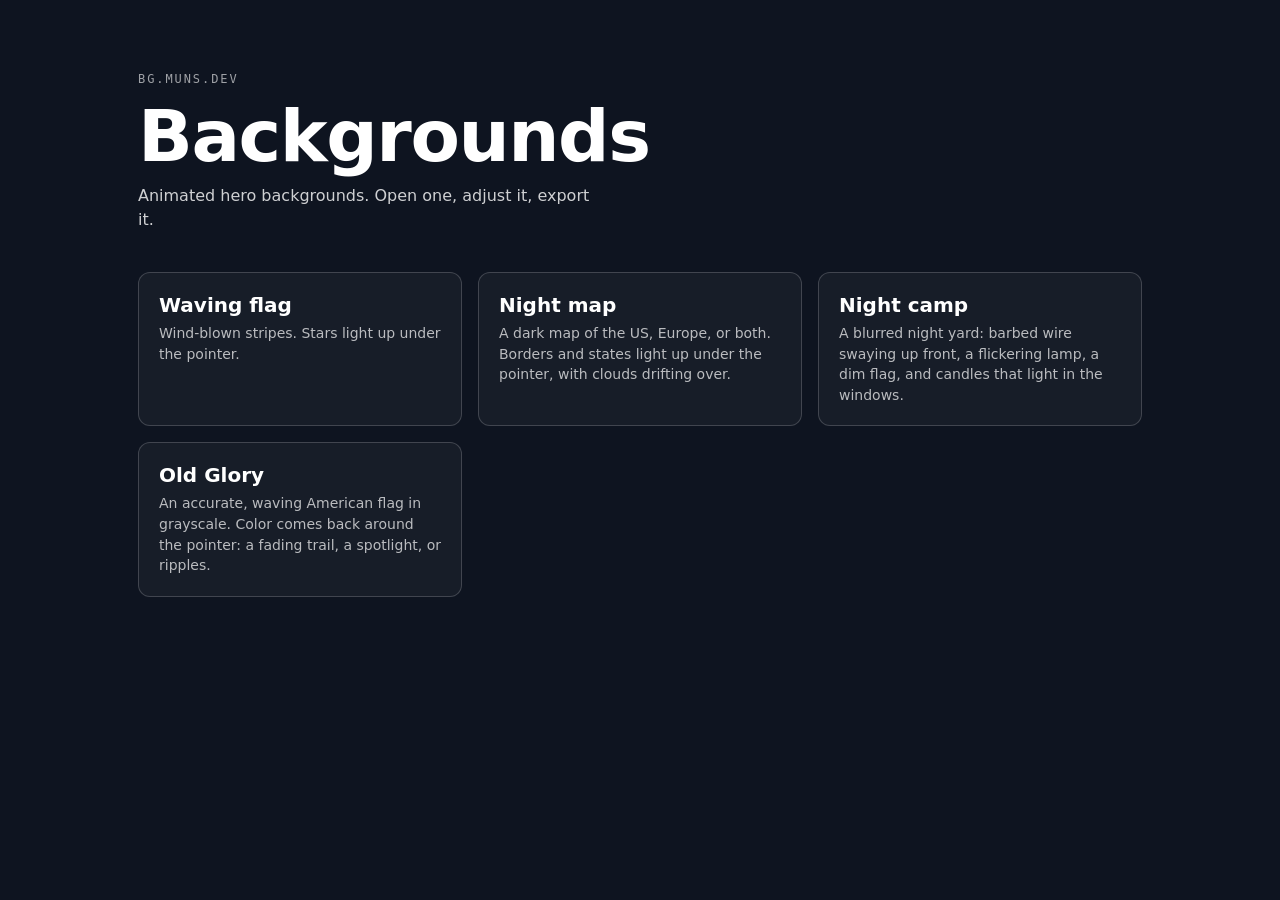
<file: index.html>
<!doctype html>
<html lang="en">
<head>
<meta charset="utf-8">
<meta name="viewport" content="width=device-width,initial-scale=1">
<link rel="icon" href="data:,">
<title>Backgrounds | muns.dev</title>
<style>
*{box-sizing:border-box}
body{margin:0;background:#0e1420;color:#fff;font-family:system-ui,-apple-system,"Segoe UI",Roboto,sans-serif}
main{max-width:1100px;margin:0 auto;padding:clamp(32px,8vh,96px) clamp(16px,5vw,48px)}
.eyebrow{font:12px ui-monospace,Menlo,Consolas,monospace;letter-spacing:.16em;text-transform:uppercase;opacity:.6;margin:0 0 14px}
h1{margin:0 0 12px;font-size:clamp(36px,6vw,72px);line-height:1;letter-spacing:-.02em}
p.lead{margin:0 0 40px;max-width:46ch;opacity:.8;line-height:1.5}
.grid{display:grid;grid-template-columns:repeat(auto-fill,minmax(260px,1fr));gap:16px}
a.card{display:block;padding:20px;border:1px solid rgba(255,255,255,.18);border-radius:12px;color:#fff;text-decoration:none;background:rgba(255,255,255,.04)}
a.card:hover,a.card:focus-visible{border-color:#e8a81c;outline:none}
a.card b{display:block;font-size:20px;margin-bottom:6px}
a.card span{opacity:.7;font-size:14px;line-height:1.4}
</style>
</head>
<body>
<main>
  <p class="eyebrow">bg.muns.dev</p>
  <h1>Backgrounds</h1>
  <p class="lead">Animated hero backgrounds. Open one, adjust it, export it.</p>
  <div class="grid" id="list"></div>
</main>
<script>
fetch('/effects.json').then(r => r.json()).then(list => {
  document.getElementById('list').innerHTML = list.map(e =>
    '<a class="card" href="' + e.path + '"><b>' + e.name + '</b><span>' + e.blurb + '</span></a>').join('');
});
</script>
</body>
</html>
</file>
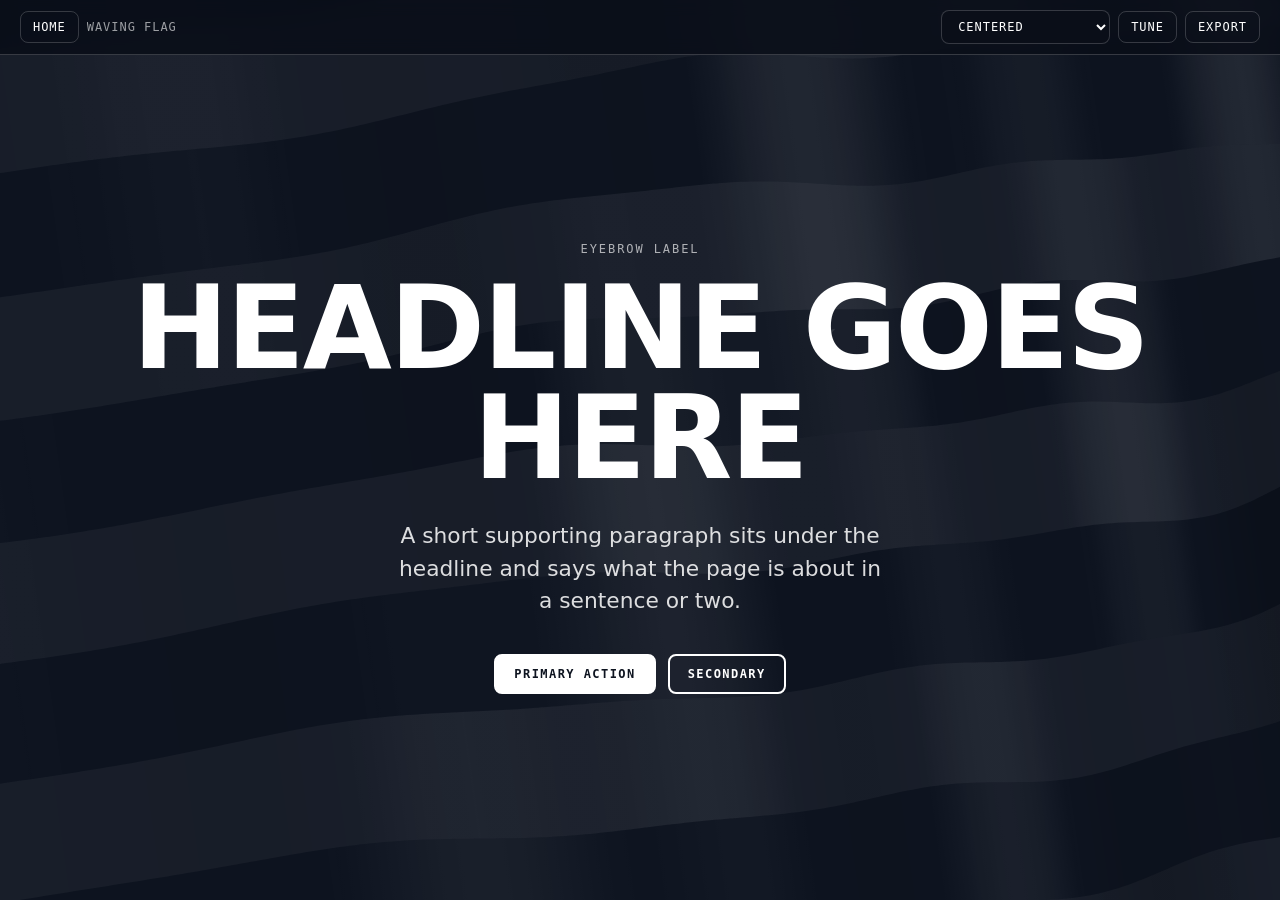
<file: flag/index.html>
<!doctype html>
<html lang="en">
<head>
<meta charset="utf-8">
<meta name="viewport" content="width=device-width,initial-scale=1">
<link rel="icon" href="data:,">
<title>Waving flag | bg.muns.dev</title>
<link rel="stylesheet" href="/shared/hero-layouts.css">
<link rel="stylesheet" href="/shared/shell.css">
</head>
<body>
<script src="/flag/effect.js"></script>
<script src="/shared/shell.js"></script>
<script>Shell.init({ slug: 'flag', effect: Effects.flag, effectFile: '/flag/effect.js' });</script>
</body>
</html>
</file>
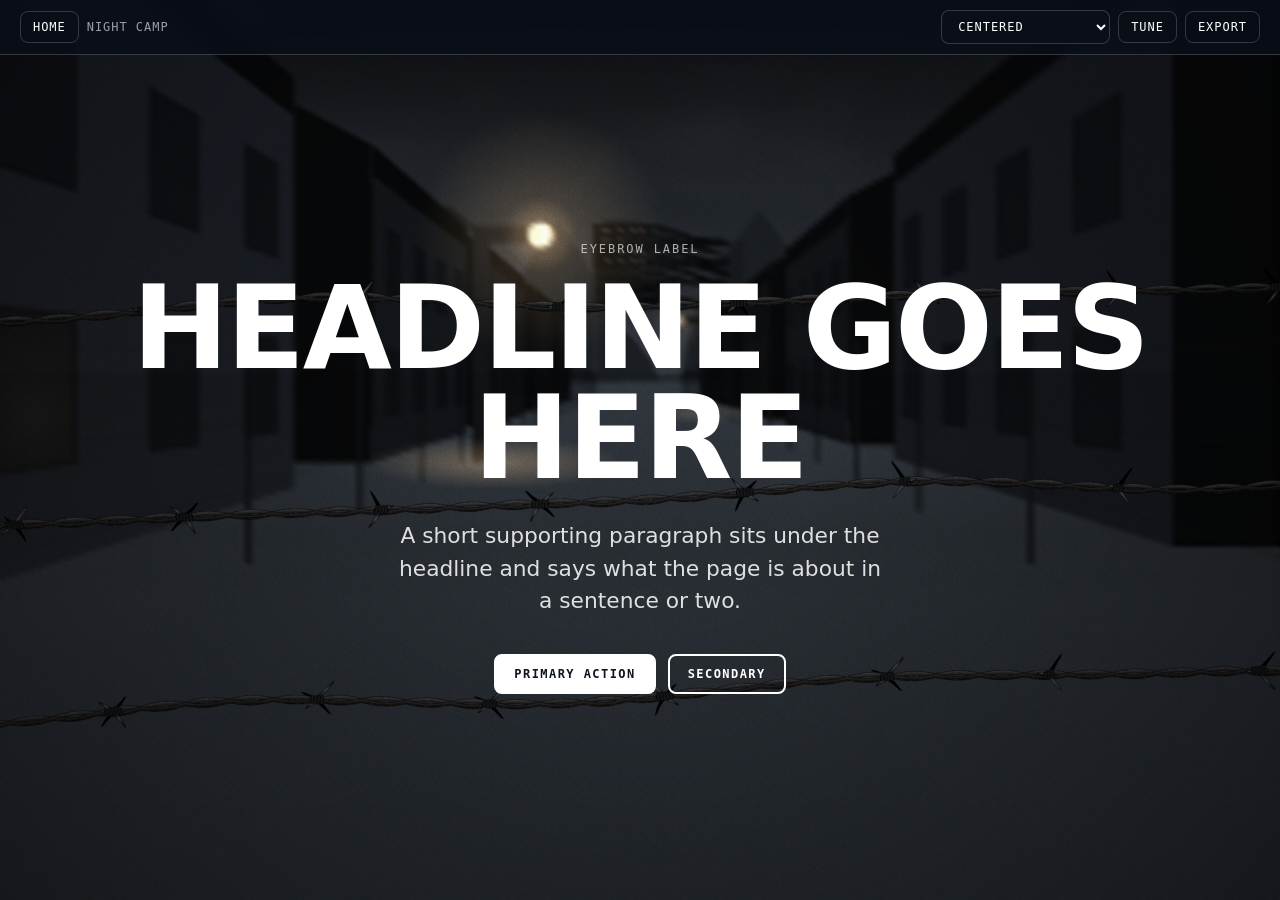
<file: nightcamp/index.html>
<!doctype html>
<html lang="en">
<head>
<meta charset="utf-8">
<meta name="viewport" content="width=device-width,initial-scale=1">
<link rel="icon" href="data:,">
<title>Night camp | bg.muns.dev</title>
<link rel="stylesheet" href="/shared/hero-layouts.css">
<link rel="stylesheet" href="/shared/shell.css">
</head>
<body>
<script src="/nightcamp/effect.js"></script>
<script src="/shared/shell.js"></script>
<script>Shell.init({ slug: 'nightcamp', effect: Effects.nightcamp, effectFile: '/nightcamp/effect.js' });</script>
</body>
</html>
</file>
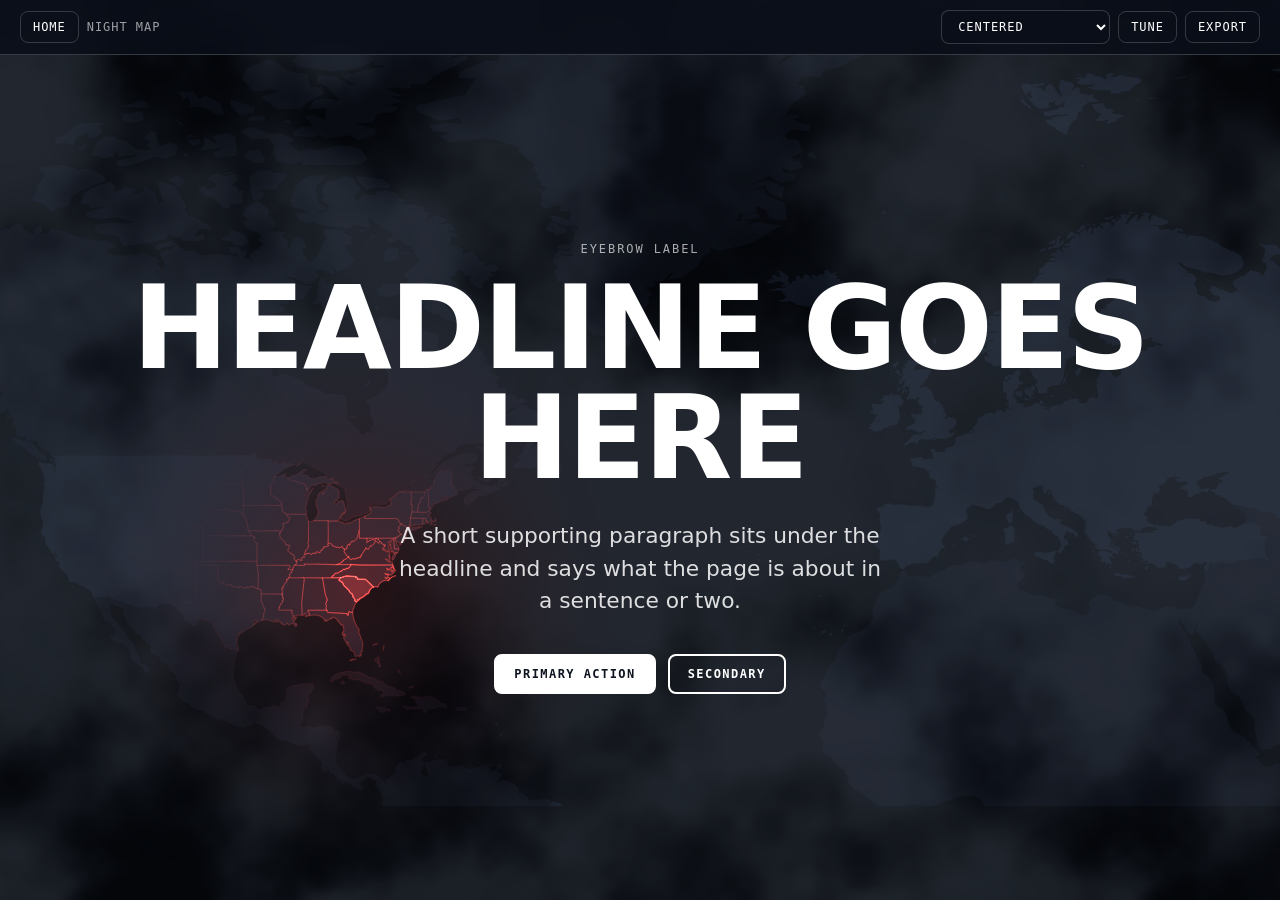
<file: nightmap/index.html>
<!doctype html>
<html lang="en">
<head>
<meta charset="utf-8">
<meta name="viewport" content="width=device-width,initial-scale=1">
<link rel="icon" href="data:,">
<title>Night map | bg.muns.dev</title>
<link rel="stylesheet" href="/shared/hero-layouts.css">
<link rel="stylesheet" href="/shared/shell.css">
</head>
<body>
<script src="/nightmap/effect.js"></script>
<script src="/shared/shell.js"></script>
<script>Shell.init({ slug: 'nightmap', effect: Effects.nightmap, effectFile: '/nightmap/effect.js' });</script>
</body>
</html>
</file>
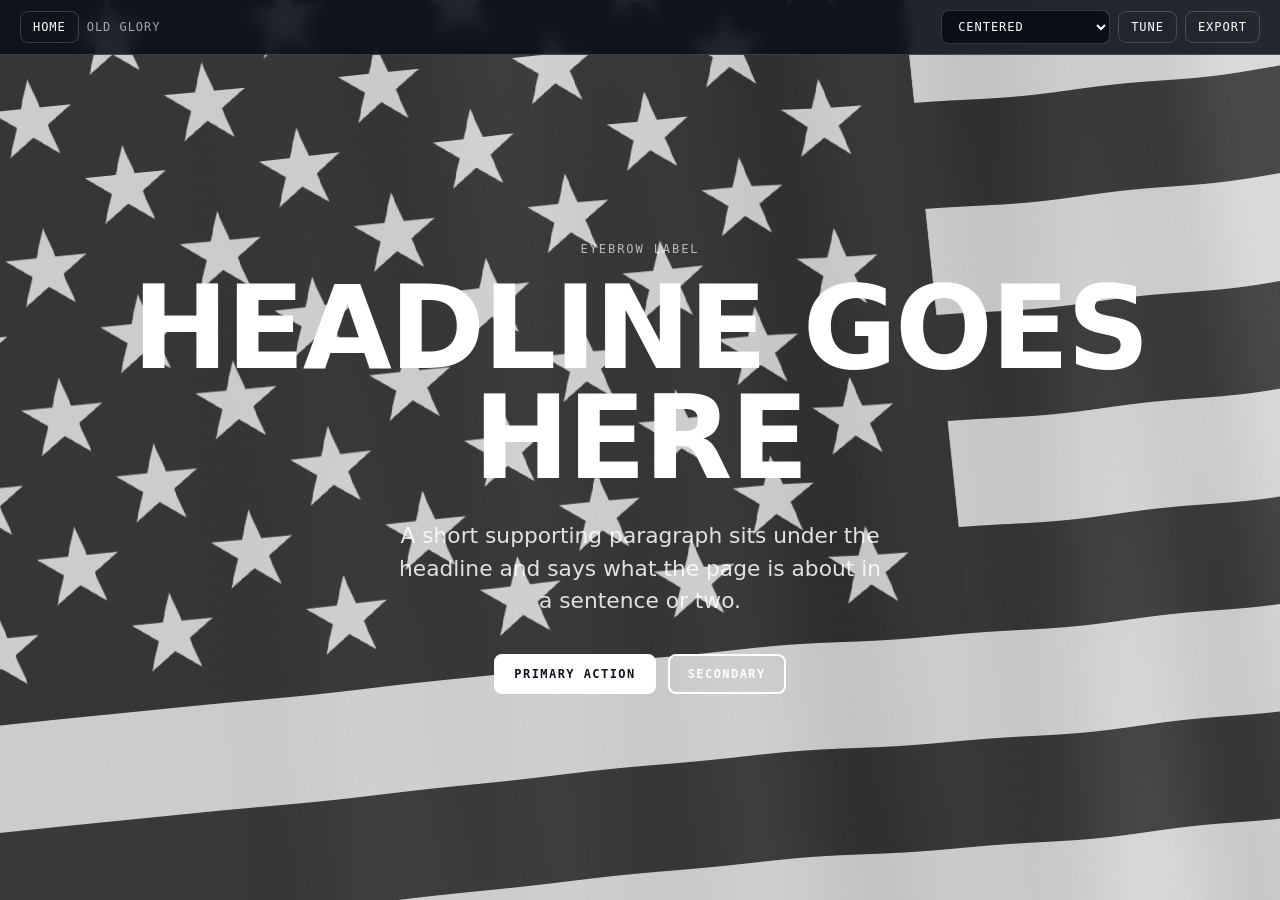
<file: oldglory/index.html>
<!doctype html>
<html lang="en">
<head>
<meta charset="utf-8">
<meta name="viewport" content="width=device-width,initial-scale=1">
<link rel="icon" href="data:,">
<title>Old Glory | bg.muns.dev</title>
<link rel="stylesheet" href="/shared/hero-layouts.css">
<link rel="stylesheet" href="/shared/shell.css">
</head>
<body>
<script src="/oldglory/effect.js"></script>
<script src="/shared/shell.js"></script>
<script>Shell.init({ slug: 'oldglory', effect: Effects.oldglory, effectFile: '/oldglory/effect.js' });</script>
</body>
</html>
</file>
<file: shared/hero-layouts.css>
/* Standard hero layouts. Used by the generator and included in standalone exports. */
.hero{position:relative;min-height:100vh;overflow:hidden;display:flex;align-items:center;color:#fff;font-family:system-ui,-apple-system,"Segoe UI",Roboto,sans-serif}
.hero .bg{position:absolute;inset:0}
.hero .inner{position:relative;z-index:1;width:100%;max-width:1400px;margin:0 auto;padding:clamp(88px,12vh,140px) clamp(16px,5vw,64px) clamp(48px,8vh,96px)}
.hero .eyebrow{margin:0 0 18px;font:12px/1.2 ui-monospace,Menlo,Consolas,monospace;letter-spacing:.16em;text-transform:uppercase;opacity:.65}
.hero h1{margin:0;font-weight:900;line-height:.95;letter-spacing:-.02em;font-size:clamp(44px,9vw,148px);text-transform:uppercase}
.hero .lead{max-width:36ch;margin:clamp(16px,3vh,28px) 0 0;font-size:clamp(16px,1.7vw,24px);line-height:1.5;opacity:.85}
.hero .more{display:none}
.hero .btns{display:flex;flex-wrap:wrap;gap:12px;margin-top:clamp(20px,4vh,36px)}
.hero .btn{display:inline-block;padding:12px 18px;border:2px solid #fff;border-radius:8px;color:#fff;text-decoration:none;font:700 12px/1 ui-monospace,Menlo,Consolas,monospace;letter-spacing:.12em;text-transform:uppercase}
.hero .btn.fill{background:#fff;color:#0e1420}
.hero .media{display:none;background:rgba(255,255,255,.14);border:1px dashed rgba(255,255,255,.4);border-radius:12px;min-height:260px;align-items:center;justify-content:center;font:12px ui-monospace,Menlo,Consolas,monospace;letter-spacing:.14em;text-transform:uppercase;opacity:.8}

/* one big header */
.hero[data-layout="big"] .lead,.hero[data-layout="big"] .btns{display:none}
.hero[data-layout="big"] h1{font-size:clamp(56px,15vw,260px)}

/* centered */
.hero[data-layout="center"] .inner{text-align:center}
.hero[data-layout="center"] .lead{margin-left:auto;margin-right:auto}
.hero[data-layout="center"] .btns{justify-content:center}

/* left aligned: default styles */

/* left text, image right */
.hero[data-layout="split"] .inner{display:grid;grid-template-columns:1.1fr .9fr;gap:clamp(24px,5vw,72px);align-items:center}
.hero[data-layout="split"] h1{font-size:clamp(40px,6.5vw,110px)}
.hero[data-layout="split"] .media{display:flex;aspect-ratio:4/3}

/* headline with paragraphs */
.hero[data-layout="text"] .copy{display:grid;grid-template-columns:1fr 1fr;gap:clamp(24px,5vw,72px);align-items:start}
.hero[data-layout="text"] h1{grid-column:1;font-size:clamp(40px,6vw,100px)}
.hero[data-layout="text"] .eyebrow{grid-column:1 / -1;margin-bottom:0}
.hero[data-layout="text"] .lead{grid-column:2;grid-row:2;margin:0;max-width:none}
.hero[data-layout="text"] .more{display:block;grid-column:2;grid-row:2;margin-top:6em;max-width:none}
.hero[data-layout="text"] .more p{margin:0 0 1em;line-height:1.55;opacity:.8}
.hero[data-layout="text"] .btns{grid-column:1 / -1}

@media (max-width:760px){
  .hero[data-layout="split"] .inner{grid-template-columns:1fr}
  .hero[data-layout="text"] .copy{grid-template-columns:1fr}
  .hero[data-layout="text"] h1,.hero[data-layout="text"] .lead,.hero[data-layout="text"] .more{grid-column:1;grid-row:auto;margin-top:16px}
}
</file>
<file: shared/shell.css>
:root{--ui-bg:#0a0e18;--ui-line:rgba(255,255,255,.18);--ui-amber:#e8a81c;--mono:ui-monospace,Menlo,Consolas,monospace}
*{box-sizing:border-box}
html,body{margin:0;background:#0e1420;color:#fff}
.bar{position:fixed;top:0;left:0;right:0;z-index:20;display:flex;align-items:center;gap:8px;padding:10px clamp(10px,2vw,20px);background:rgba(10,14,24,.88);backdrop-filter:blur(8px);border-bottom:1px solid var(--ui-line);font:12px var(--mono);letter-spacing:.08em;text-transform:uppercase}
.bar a,.bar button,.bar select{font:inherit;letter-spacing:inherit;text-transform:inherit;color:#fff;background:transparent;border:1px solid var(--ui-line);border-radius:8px;padding:8px 12px;cursor:pointer;text-decoration:none}
.bar select{background:#0a0e18}
.bar .grow{flex:1}
.bar .title{opacity:.6;white-space:nowrap;overflow:hidden;text-overflow:ellipsis}
.bar button[aria-expanded="true"]{background:var(--ui-amber);border-color:var(--ui-amber);color:#0a0e18}
.menu{position:relative}
.menu .drop{display:none;position:absolute;right:0;top:calc(100% + 6px);min-width:230px;background:var(--ui-bg);border:1px solid var(--ui-line);border-radius:10px;padding:6px}
.menu.open .drop{display:block}
.drop button{display:block;width:100%;text-align:left;border:0;padding:10px}
.drop button:hover{background:rgba(255,255,255,.08)}
.panel{position:fixed;z-index:19;top:58px;right:12px;width:min(340px,calc(100vw - 24px));max-height:calc(100vh - 74px);overflow:auto;display:none;background:rgba(10,14,24,.95);border:1px solid var(--ui-line);border-radius:12px;padding:14px 16px;font:11px var(--mono);backdrop-filter:blur(10px)}
.panel.open{display:block}
.panel h3{margin:14px 0 6px;font-size:10px;letter-spacing:.16em;color:var(--ui-amber);text-transform:uppercase;font-weight:400}
.panel h3:first-child{margin-top:0}
.row{display:grid;grid-template-columns:1fr 110px 40px;gap:8px;align-items:center;margin:7px 0;color:#c8cfdb}
.row.t,.row.c{grid-template-columns:1fr auto}
.row .v{text-align:right;color:#fff}
.panel input[type=range]{width:100%;accent-color:var(--ui-amber)}
.panel input[type=checkbox]{width:18px;height:18px;accent-color:var(--ui-amber)}
.panel select{max-width:150px;font:inherit;color:#fff;background:#0a0e18;border:1px solid var(--ui-line);border-radius:6px;padding:5px 6px}
.panel input[type=color]{width:40px;height:26px;padding:0;border:1px solid var(--ui-line);background:none}
.panel .reset{margin-top:14px;width:100%;padding:8px;border:1px solid var(--ui-line);background:transparent;color:#fff;border-radius:8px;font:inherit;cursor:pointer}
.toast{position:fixed;left:50%;bottom:20px;transform:translateX(-50%);z-index:30;background:#fff;color:#0a0e18;font:12px var(--mono);padding:10px 14px;border-radius:8px;opacity:0;pointer-events:none;transition:opacity .2s}
.toast.on{opacity:1}
.bar a,.bar button{white-space:nowrap}
@media (max-width:640px){
  .bar{gap:6px;padding:10px}
  .bar a,.bar button,.bar select{padding:8px}
  .bar select{max-width:130px;text-overflow:ellipsis}
  .bar .title{display:none}
  .panel{top:auto;bottom:0;left:0;right:0;width:auto;max-height:60vh;border-radius:14px 14px 0 0}
}
</file>
